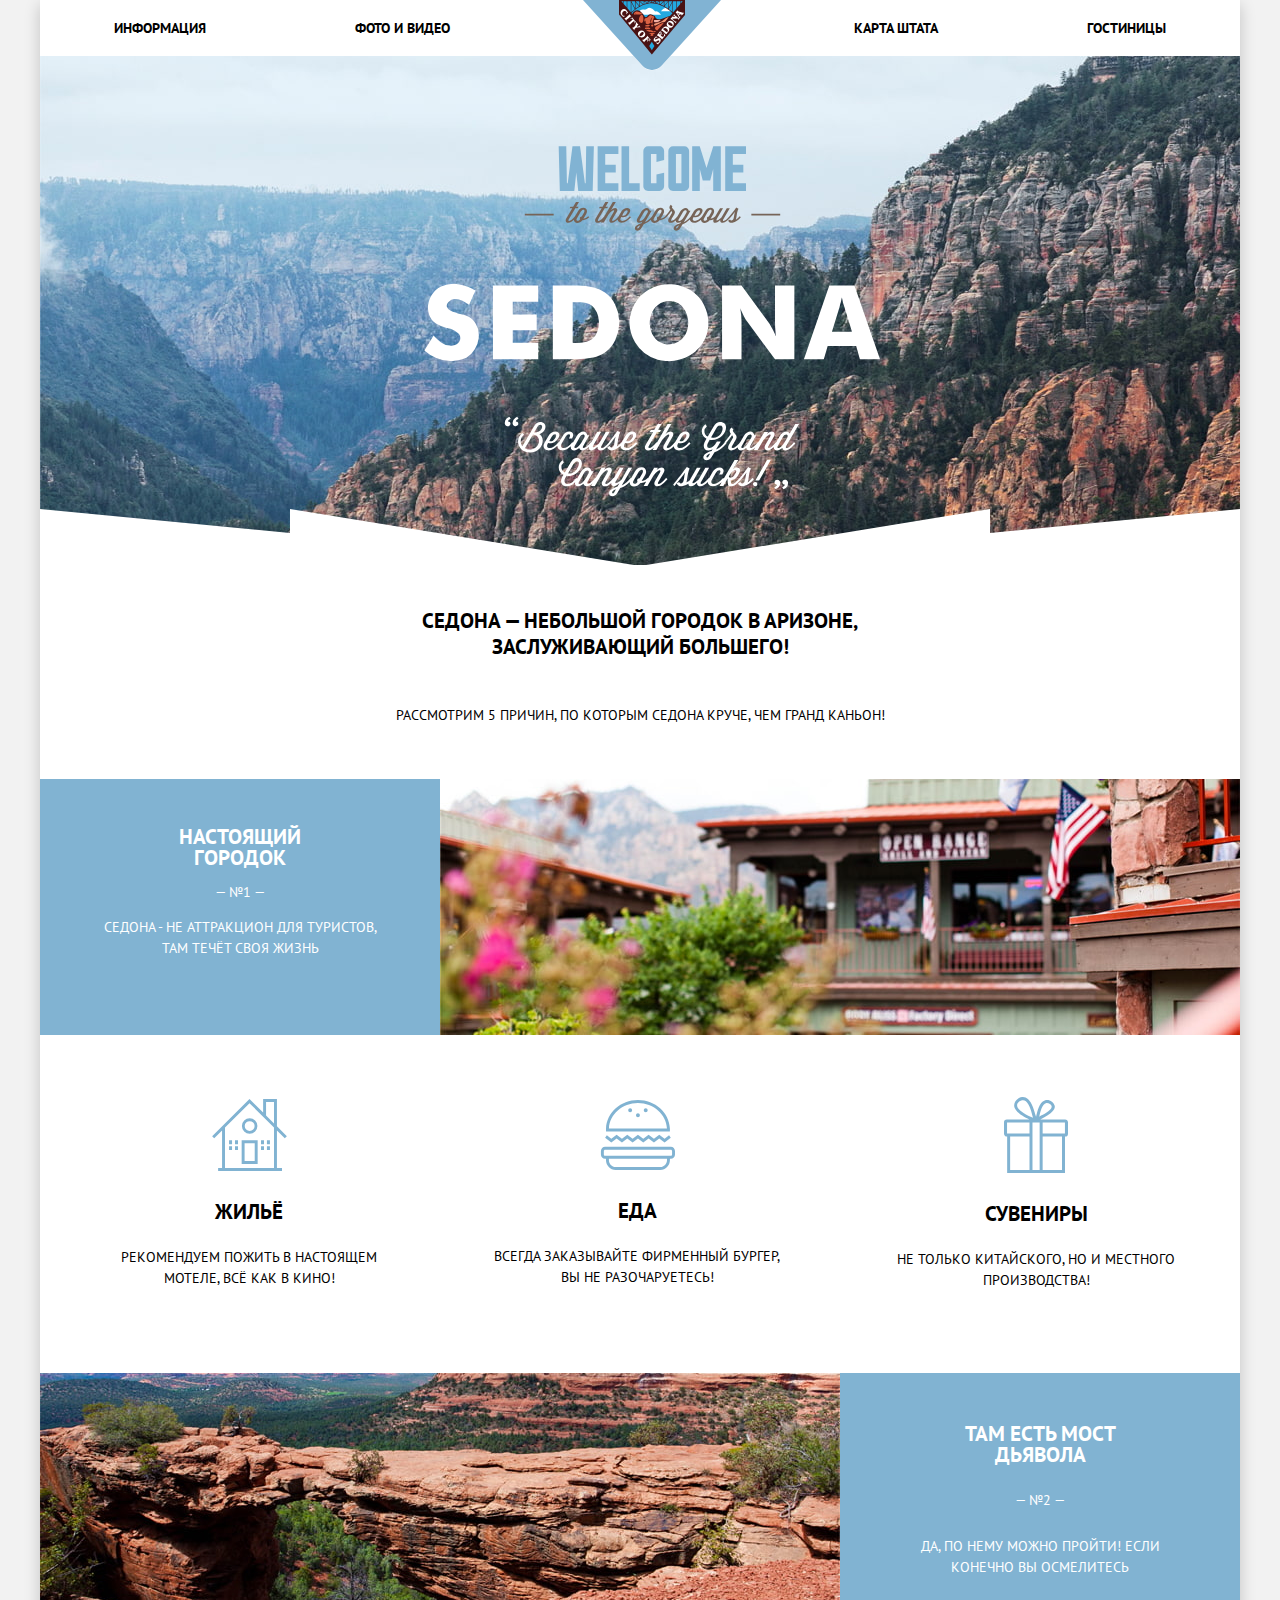
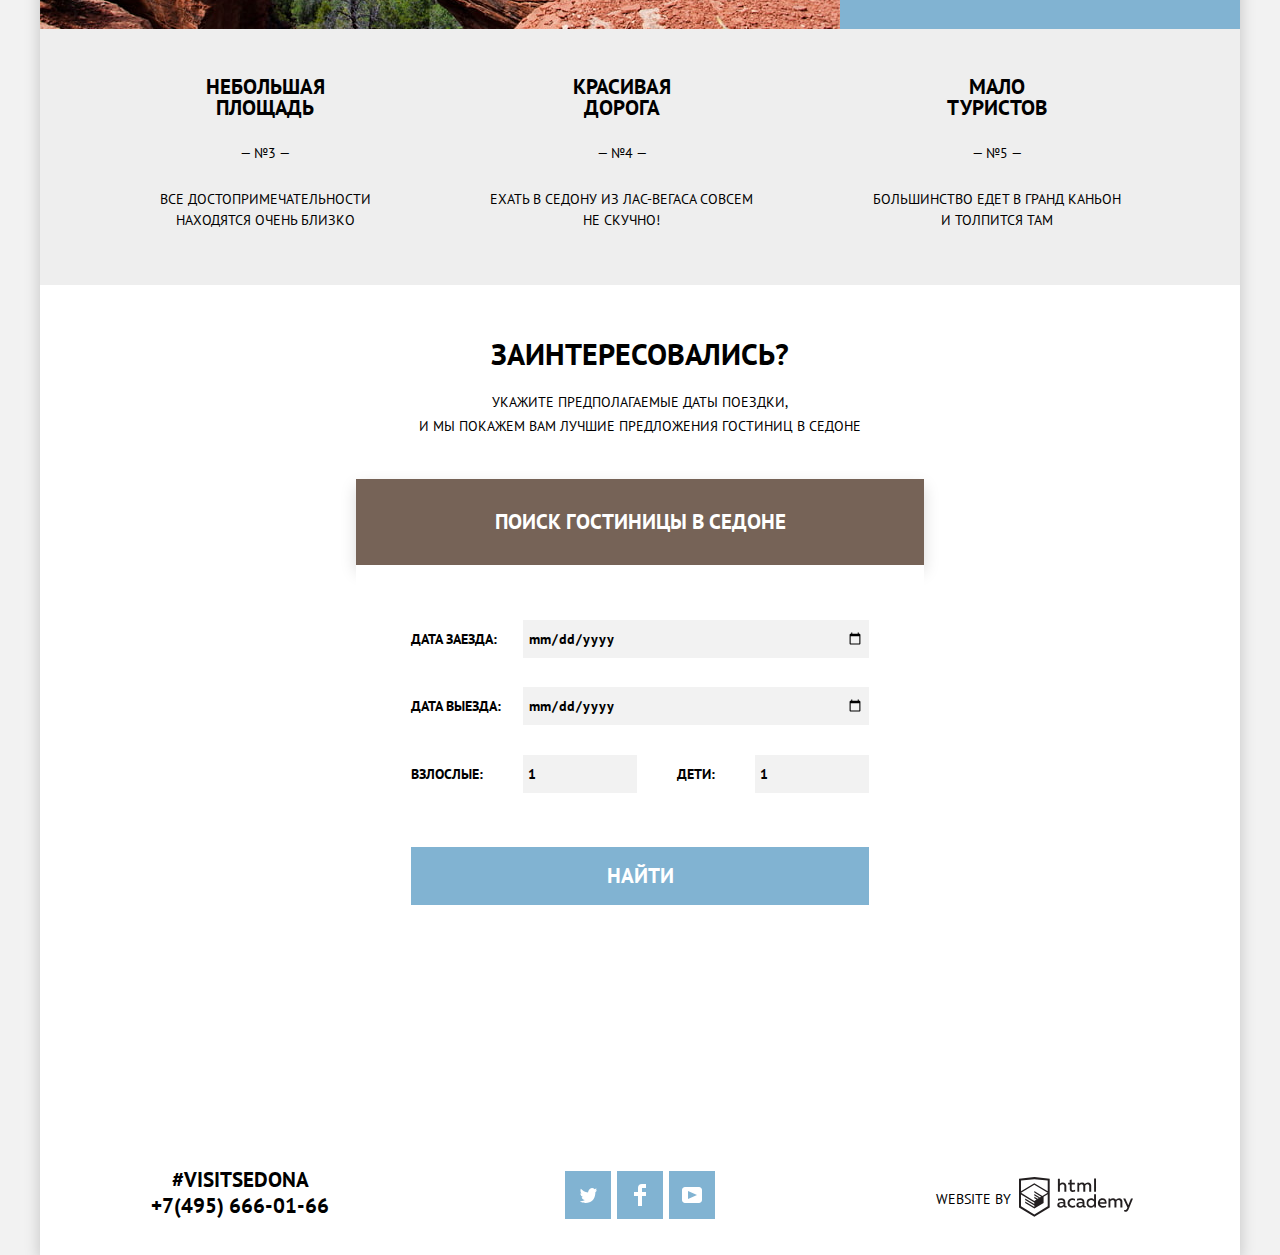
<file: index.html>
<!DOCTYPE html>
<html lang="ru">
<head>
    <title>Седона</title>
    <meta charset="UTF-8">
    <meta http-equiv="X-UA-Compatible" content="IE=edge">
    <meta name="viewport" content="width=device-width, initial-scale=1.0"> 
    <link rel="stylesheet" href="css/normalize.css">
    <link rel="stylesheet" href="css/style.css">
    <link rel="preconnect" href="https://fonts.googleapis.com">
    <link rel="preconnect" href="https://fonts.gstatic.com" crossorigin>
    <link href="https://fonts.googleapis.com/css2?family=PT+Sans:wght@400;700&display=swap" rel="stylesheet">
</head>
<body>
    <header class="main-header">
        <nav class="main-navigation">
            <ul class="navigation-list">
                    <li><a href="#">Информация</a></li>
                    <li><a href="#">Фото и видео</a></li>
                    <li><div class="logo-background"><a class="logo-link" href="index.html" aria-label="На главную страницу"><img src="img/logo.svg" alt="Логотип"></a></div></li>
                    <li><a href="#">Карта штата</a></li>
                    <li><a href="hotels.html">Гостиницы</a></li>
            </ul>
        </nav>
    </header>
    <main>
        <h1 class="visually-hidden">Седона</h1>
        <section class="hero-section">
            <img class="hero-image" width="1200" height="508" src="img/background_photo.jpg" alt="Каньон в Седоне">
            <img class="hero-welcome" width="456.65" height="350.88" src="img/welcome.svg" alt="Добро пожаловать в Седону">
            <div class="hero-decorative-shape"></div>
        </section>
        <section>
            <h2 class="visually-hidden">Преимущества Седоны</h2>
            <div class="subtitle">
                <p class="subtitle-head">Седона — небольшой городок в Аризоне,<br>заслуживающий большего!</p>
                <p class="subtitle-text">Рассмотрим 5 причин, по которым Седона круче, чем гранд каньон!</p>
            </div>
            <div class="city-wrapper">
                <div class="city-text-wrapper">
                    <h3 class="real-city">Настоящий<br>городок</h3>
                    <p class="city-number">— №1 —</p>
                    <p class="city-text">Седона - не аттракцион для туристов,<br>там течёт своя жизнь</p>
                </div>
                <div>
                    <img src="img/true_city.jpg" width="800" height="256" alt="Фото города">
                </div>
            </div>
            <div class="offers">
                <div class="accomodation offers-block">
                    <div class="house-pic"></div>
                    <h3>Жильё</h3>
                    <p>Рекомендуем пожить в настоящем<br>мотеле, всё как в кино!</p>
                </div>
                <div class="food offers-block">
                    <div class="food-pic"></div>
                    <h3>Еда</h3>
                    <p>Всегда заказывайте фирменный бургер,<br>вы не разочаруетесь!</p>
                </div>
                <div class="souvenir offers-block">
                    <div class="souvenir-pic"></div>
                    <h3>Сувениры</h3>
                    <p>Не только китайского, но и местного<br>производства!</p>
                </div>
            </div>
            <div class="bridge-wrapper">
                <img src="img/devil_bridge.jpg" width="800" height="256" alt="Мост дьявола">
                <div class="bridge-text-wrapper">
                    <h3>Там есть Мост<br>дьявола</h3>
                    <p>— №2 —</p>
                    <p>Да, по нему можно пройти! Если конечно вы осмелитесь</p>
                </div>
            </div>
            <div class="advantages-wrapper">
                <div class="advantages-item">
                    <h3>Небольшая<br>площадь</h3>
                    <p>— №3 —</p>
                    <p>все достопримечательности<br>находятся очень близко</p>
                </div>
                <div class="advantages-item">
                    <h3>Красивая<br>дорога</h3>
                    <p>— №4 —</p>
                    <p>Ехать в седону из лас-вегаса совсем<br>не скучно!</p>
                </div>
                <div class="advantages-item">
                    <h3>Мало<br>туристов</h3>
                    <p>— №5 —</p>
                    <p>Большинство едет в гранд каньон<br>и толпится там</p>
                </div>
            </div>
        </section>
        <section>
        <h2 class="visually-hidden">Поиск гостиницы в Седоне</h2>
        <div class="search-section-head">
            <h3>Заинтересовались?</h3> 
            <p>Укажите предполагаемые даты поездки,<br>и мы покажем вам лучшие предложения гостиниц в Cедоне</p>
        </div>
        <div class="search-block">
            <button type="button" class="hotel-search-button"><span>Поиск гостиницы в Седоне</span></button>
            <form action="https://echo.htmlacademy.ru/courses" method="post">
                <div class="search-form">
                    <div class="search-item-arrival">
                        <label for="arrival">Дата заезда:</label>
                        <input type="date" id="arrival" name="arrival_date" required>
                    </div>
                    <div class="search-item-departure">
                        <label for="departue">Дата выезда:</label>
                        <input type="date" id="departue" name="departue_date" required>
                    </div>
                    <div class="search-peaple">
                        <label class="search-label-adults" for="adults">Взлослые:</label>
                        <input class="search-input-adults" type="number" id="adults" name="amount_adults" value="1" min="0">
                        <label class="search-label-kids" for="kids">Дети:</label>
                        <input class="search-input-kids" type="number" id="kids" name="amount_kids" value="1" min="0">
                    </div>
                    <button class="button-submit" type="submit"><span>Найти</span></button>
                </div>
            </form>   
        </div>
        </section>
        <div class="map">
            <iframe class="map-img" src="https://www.google.com/maps/embed?pb=!1m14!1m12!1m3!1d42625.65759771499!2d-111.77865969111895!3d34.86500812086024!2m3!1f0!2f0!3f0!3m2!1i1024!2i768!4f13.1!5e1!3m2!1sru!2sru!4v1614518934309!5m2!1sru!2sru" width="1200" height="573" style="border:0;" allowfullscreen="" loading="lazy"></iframe>
        </div>
    </main>
    <footer class="main-footer">
        <section class="footer-contacts">
            <h2 class="visually-hidden">Наши контакты</h2>
            <a class="contacts-hashtag" href="#" >#visitSEDONA</a>
            <a class="contact-number" href="tel=+74956660166">+7(495) 666-01-66</a>
        </section>
        <section>
            <h2 class="visually-hidden">Социальные сети</h2>
            <ul class="footer-social-list">
                <li>
                    <a class="social-link"  href="#">
                        <span class="visually-hidden">Твиттер</span>
                        <svg xmlns="http://www.w3.org/2000/svg" width="17" height="17" fill="none">
                            <path fill="#fff" d="M10.95 1.14a3.1 3.1 0 0 1 3.58 1.18c.67-.23 1.33-.48 2-.7a2.34 2.34 0 0 1-.85 1.76c.69.17 1.3-.49 1.3-.49-.16 1-1 1.79-1.56 2.03C15.2 11.67 12.25 16.13 5.34 16H4.9c-.41 0-4.17-.46-4.9-1.89 2.27.2 3.9-.42 4.7-1.18-.97-.3-2.69-.47-2.99-2.95.35.11.57.23 1.2.12C1.7 9.25.36 8.53.44 6.33a1.9 1.9 0 0 0 1.34.47c-.7-.24-1.97-3.36-.9-4.95 1.82 1.85 3.74 3.6 7.16 3.77.2-2.29 1.13-3.83 2.9-4.48Z"/>
                        </svg>                          
                    </a>
                </li>
                <li>
                    <a class="social-link" href="#">
                        <span class="visually-hidden">Фейсбук</span>
                        <svg xmlns="http://www.w3.org/2000/svg" width="12" height="22" fill="none">
                            <path fill="#fff" d="M12 4V0H8a4 4 0 0 0-4 4v4H0v4h4v10h4V12h4V8H8V4h4Z"/>
                        </svg>
                    </a>
                </li>
                <li>
                    <a class="social-link" href="#">
                        <span class="visually-hidden">Ютуб</span>
                        <svg width="20" height="16" viewBox="0 0 20 16" fill="none" xmlns="http://www.w3.org/2000/svg">
                            <path fill-rule="evenodd" clip-rule="evenodd" d="M3 0H17C18.65 0 20 1.35 20 3V13C20 14.65 18.65 16 17 16H3C1.35 16 0 14.65 0 13V3C0 1.35 1.35 0 3 0ZM6.027 4.002V11.998L15.014 8L6.027 4.002Z" fill="white"/>
                        </svg>                        
                    </a>
                </li>
            </ul>
        </section>
        <div class="footer-copyright">
            <p>Website by</p>
            <a class="copyright-link" href="#">                
                <svg xmlns="http://www.w3.org/2000/svg" width="115" height="41" fill="none">
                <path fill="#231F20" fill-rule="evenodd" d="M15.52 1.06h-.17L0 2.72v28.77l15.35 9.35 15.35-9.35V2.72L15.52 1.06Zm61.5 1.56h-1.93v13.11h1.93V2.63Zm-36.16.01v5.14a3.98 3.98 0 0 1 2.85-1.23c.97-.06 1.92.3 2.62 1 .69.7 1.06 1.67 1.01 2.67v5.55h-1.97v-5.3c.05-.51-.1-1.03-.41-1.43a1.9 1.9 0 0 0-1.3-.72h-.3c-1.01.06-1.93.62-2.46 1.5v5.95h-2V2.63h1.96Zm36.16 28.85h-1.74v-1.42a4.06 4.06 0 0 1-3.37 1.66 4.7 4.7 0 0 1-4.33-4.74 4.7 4.7 0 0 1 4.33-4.73c1.21-.04 2.37.47 3.17 1.4v-5.33h1.94v13.16Zm-29.95-1.42c.2 0 .39-.04.58-.1v1.43c-.4.15-.82.23-1.25.22a1.76 1.76 0 0 1-1.76-1.08 5.04 5.04 0 0 1-3.31 1.17c-1.6 0-3.07-.9-3.07-2.75 0-2.3 2.1-3.01 3.91-3.01.77.01 1.54.1 2.29.27v-.33c0-1.07-.8-1.9-2.31-1.9-1.1 0-2.17.23-3.17.68v-1.83c1.09-.38 2.22-.58 3.37-.6 2.49 0 4.02 1.22 4.02 3.95v3.23a.6.6 0 0 0 .13.43c.1.12.23.2.39.2h.18v.02Zm-6.8-1.22c.03.39.2.75.5 1 .28.26.66.38 1.04.35h.12c.95 0 1.87-.39 2.54-1.08v-1.53c-.63-.14-1.27-.21-1.91-.23-1.05 0-2.28.36-2.28 1.49Zm15.75-5.9a5.18 5.18 0 0 0-2.7-.7h-.38c-1.2.05-2.35.58-3.18 1.48-.83.9-1.27 2.1-1.23 3.34v.44a4.48 4.48 0 0 0 4.72 4.23c1 .03 2-.18 2.91-.61v-1.85c-.78.45-1.67.69-2.56.7a2.88 2.88 0 0 1-2.66-1.43 3.02 3.02 0 0 1 0-3.07 2.88 2.88 0 0 1 2.66-1.43c.86 0 1.7.26 2.42.75v-1.85Zm10.13 7.12c.2 0 .4-.04.58-.1v1.43c-.4.15-.82.23-1.24.22a1.76 1.76 0 0 1-1.77-1.08 5.04 5.04 0 0 1-3.3 1.17c-1.6 0-3.08-.9-3.08-2.75 0-2.3 2.11-3.01 3.92-3.01.77.01 1.53.1 2.29.27v-.33c0-1.07-.8-1.9-2.32-1.9-1.09 0-2.16.23-3.16.68v-1.83c1.08-.38 2.22-.58 3.37-.6 2.49 0 4.02 1.22 4.02 3.95v3.23a.6.6 0 0 0 .12.43c.1.12.24.2.4.2h.17v.02Zm-6.3-.21c-.29-.26-.47-.62-.5-1.01h.03c0-1.13 1.16-1.49 2.28-1.49.64.02 1.28.1 1.9.23v1.53a3.54 3.54 0 0 1-2.54 1.08h-.11a1.4 1.4 0 0 1-1.05-.34Zm9.48-2.92c0-1.64 1.3-2.98 2.9-2.98l.03.06c1.21 0 2.31.73 2.8 1.86v2.16a3.02 3.02 0 0 1-2.82 1.88 2.95 2.95 0 0 1-2.91-2.98Zm14.02-4.68c3.5 0 4.7 2.89 4.13 5.49h-6.56c.22 1.62 1.76 2.28 3.37 2.28.96 0 1.91-.22 2.78-.64v1.73c-1 .43-2.08.64-3.16.61-2.67 0-5.01-1.53-5.01-4.77a4.57 4.57 0 0 1 1.14-3.27c.8-.89 1.9-1.41 3.08-1.46h.23v.03Zm-2.48 3.93a2.42 2.42 0 0 1 2.57-2.27h.05c.62-.06 1.23.17 1.67.62.44.45.67 1.08.62 1.71h-4.91v-.06Zm8.62 5.28V22.5h1.74v1.07a3.98 3.98 0 0 1 2.93-1.37 3 3 0 0 1 2.79 1.52 4.3 4.3 0 0 1 3.07-1.44 3.2 3.2 0 0 1 2.49 1.01c.64.69.97 1.63.88 2.58v5.61h-2v-5.55c.05-.46-.08-.91-.37-1.27a1.67 1.67 0 0 0-1.13-.62h-.27c-.87.05-1.67.5-2.19 1.2v6.24h-2v-5.55c.04-.46-.1-.92-.38-1.27-.29-.35-.7-.57-1.15-.61h-.21c-.94.08-1.8.6-2.33 1.4v6.07h-1.83l-.04-.06Zm24.49-8.99h-2l-2.66 6.8-3.01-6.78h-2.11l4.22 9.06-.18.45c-.52 1.36-1.24 2.05-2.19 2.05-.3 0-.6-.04-.9-.13v1.7c.39.1.78.14 1.17.15 1.33 0 2.58-.75 3.53-3.09l4.13-10.2ZM52.68 6.8V3.55l-1.95.46v2.72h-1.59V8.5h1.65V13c-.07.83.23 1.64.82 2.21.59.58 1.4.85 2.2.75.79 0 1.58-.12 2.33-.38v-1.73c-.57.24-1.17.36-1.78.36-1.14 0-1.67-.39-1.67-1.58v-4.1h3.16V6.78H52.7Zm5.7 8.96v-9h1.76v1.08a3.98 3.98 0 0 1 2.92-1.38A3 3 0 0 1 65.8 7.9a4.3 4.3 0 0 1 3.07-1.44 3.2 3.2 0 0 1 2.5 1.05c.63.7.94 1.66.84 2.62v5.62h-2V10.2c.04-.46-.1-.91-.37-1.27a1.67 1.67 0 0 0-1.14-.62h-.24c-.86.05-1.66.5-2.18 1.2v6.24h-2V10.2c.04-.46-.1-.91-.37-1.27a1.67 1.67 0 0 0-1.13-.62h-.25c-.94.08-1.8.6-2.33 1.39v6.07H58.4ZM28.7 30.3v.02-.02Zm0-11.98V30.3l-13.35 8.13L2 30.32v-11.8L15.3 26.6v1.42l-9.1-5.5v1.41l9.15 5.62v1.5L6.19 25.5v1.45l9.16 5.62 9.23-5.65v-6.1l4.12-2.5Zm0-1.54-3.66 2.16-1.7 1.07-8.03-4.93v1.42l6.85 4.23-.15.1-1.06.58-5.66-3.46v1.45l4.47 2.72-1.05.72-3.38-2.05v1.41l2.22 1.34-2.25 1.36L2.1 16.86l13.2-8.13 13.4 8.05ZM15.3 7.28l13.42 8.07V4.56L15.36 3.13 2.02 4.56v10.8l13.27-8.09Z" clip-rule="evenodd"/>
                </svg>
            </a>
    </div>
    </footer>
</body>
</html>
</file>
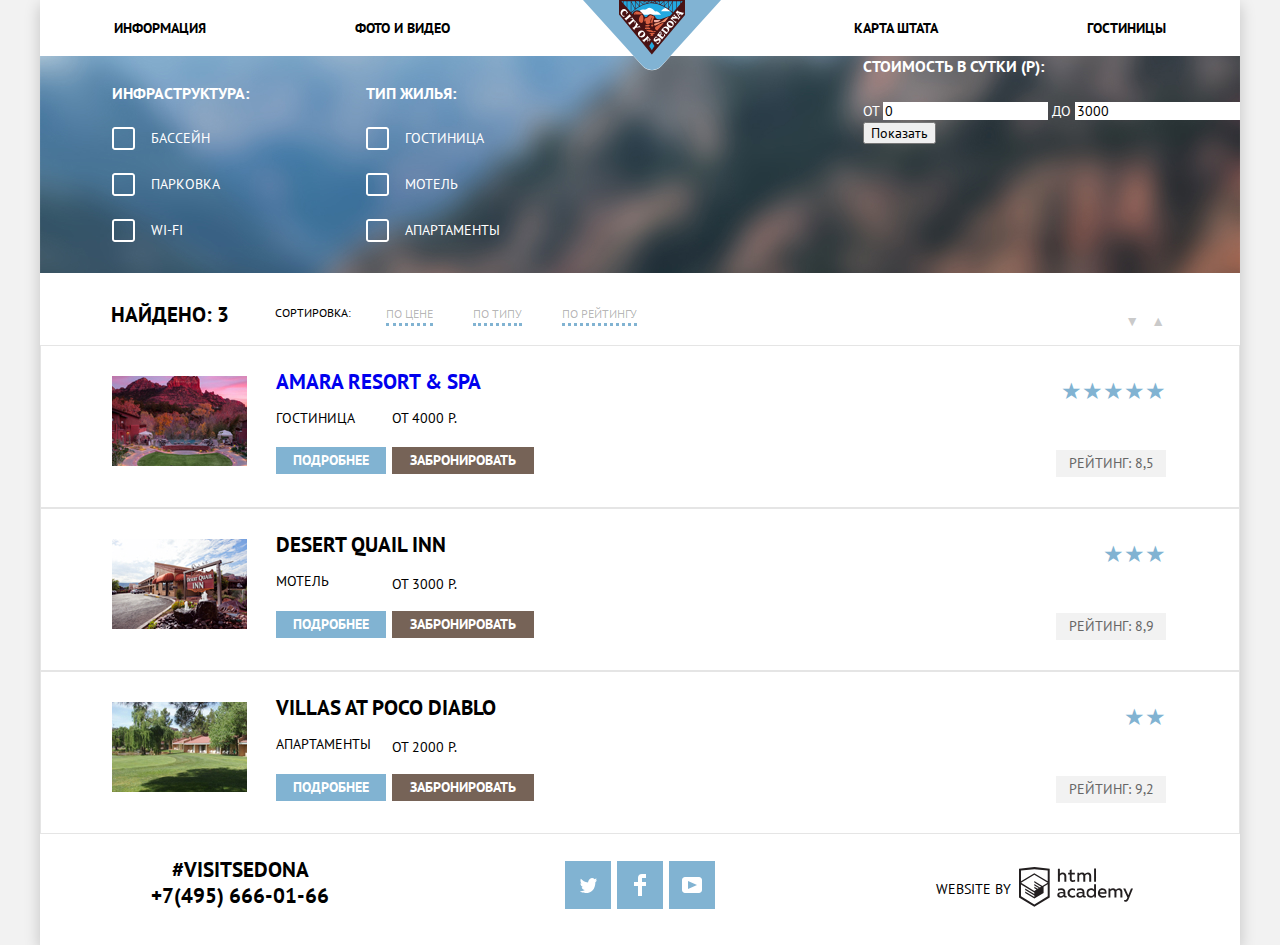
<file: hotels.html>
<!DOCTYPE html>
<html lang="ru">
<head>
    <meta charset="UTF-8">
    <meta http-equiv="X-UA-Compatible" content="IE=edge">
    <meta name="viewport" content="width=device-width, initial-scale=1.0">
    <link rel="stylesheet" href="css/normalize.css">
    <link rel="stylesheet" href="css/style.css">
    <link rel="preconnect" href="https://fonts.googleapis.com">
    <link rel="preconnect" href="https://fonts.gstatic.com" crossorigin>
    <link href="https://fonts.googleapis.com/css2?family=PT+Sans:wght@400;700&display=swap" rel="stylesheet">
    <title>Отели Седоны</title>
</head>
<body>
    <header class="main-header">
        <nav class="main-navigation">
            <ul class="navigation-list">
                    <li><a href="#">Информация</a></li>
                    <li><a href="#">Фото и видео</a></li>
                    <li><div class="logo-background"><a class="logo-link" href="index.html" aria-label="На главную страницу"><img src="img/logo.svg" alt="Логотип"></a></div></li>
                    <li><a href="#">Карта штата</a></li>
                    <li><a href="hotels.html">Гостиницы</a></li>
            </ul>
        </nav>
    </header>
    <main class="catalog-block">
        <h1 class="visually-hidden">Каталог гостиниц</h1>
        <section class="filter-section">
            <h2 class="visually-hidden">Фильтр по гостиницам</h2>
            <form class="filter-form" action="https://echo.htmlacademy.ru/courses" method="get">
                <div class="infrastructure-block">
                    <fieldset>
                        <legend>Инфраструктура:</legend>
                        <ul>
                            <li>
                                <input class="filter-input-checkbox visually-hidden" type="checkbox" name="pool" id="filter-pool">
                                <label for="filter-pool">Бассейн</label>
                            </li>
                            <li>
                                <input class="filter-input-checkbox visually-hidden" type="checkbox" name="parking" id="filter-parking">
                                <label for="filter-parking">Парковка</label>
                            </li>
                            <li>
                                <input class="filter-input-checkbox visually-hidden" type="checkbox" name="wifi" id="filter-wifi">
                                <label for="filter-wifi">WI-FI</label>
                            </li>
                        </ul>
                    </fieldset>
                </div>
                <div class="housing-block">
                    <fieldset>
                        <legend>Тип жилья:</legend>
                        <ul>
                            <li>
                                <input class="filter-input-checkbox visually-hidden" type="checkbox" name="hotel" id="filter-hotel">
                                <label for="filter-hotel">Гостиница</label>
                            </li>
                            <li>
                                <input class="filter-input-checkbox visually-hidden" type="checkbox" name="motel" id="filter-motel">
                                <label for="filter-motel">Мотель</label>
                            </li>
                            <li>
                                <input class="filter-input-checkbox visually-hidden" type="checkbox" name="apartments" id="filter-apartments">
                                <label for="filter-apartments">Апартаменты</label>
                            </li>
                        </ul>
                    </fieldset>
                </div>
                <div class="price-range-block">
                    <fieldset>
                        <legend>Стоимость в сутки (Р):</legend>
                        <div class="range-filter">
                            <div class="price-controls">
                                <label>
                                    от
                                    <input type="number" name="min-price" value="0" step="100">
                                </label>
                                <label>
                                    до
                                    <input type="number" name="max-price" value="3000" step="100 ">
                                </label>
                            </div>
                            <div class="range-contorls">
                                <div class="scale">
                                    <div class="bar"></div>
                                </div>
                                <div class="toggle toggle-max"></div>
                                <div class="toggle toggle-min"></div>
                            </div>
                        </div>
                        <button type="submit">Показать</button>
                    </fieldset>
                </div>
            </form>
        </section>
        <section class="sorting-section">
            <h2 class="visually-hidden">Сортировка гостиниц</h2>
            <h2>Найдено: 3</h2>
            <P>Сортировка:</P>
            <button class="sorting-option-button">По цене</button>
            <button class="sorting-option-button">По типу</button>
            <button class="sorting-option-button">По рейтингу</button>
            <button class="sorting-switch-down"><span>&#9660</span></button>
            <button class="sorting-switch-up"><span>&#9650</span></button>
        </section>
        <section>
            <h2 class="visually-hidden">Список гостиниц</h2>
            <ul class="hotel-list">
                <li class="item-block">
                    <a class="image-link" href="#">
                        <img src="img/amara-resort.jpg" width="135" height="90" alt="Amara Resort & Spa">
                    </a>
                    <div class="hotel-middle-wrapper">
                        <a href="#">
                            <h3 class="hotel-title">Amara Resort & Spa</h3>
                        </a>
                        <p class="hotel-type">Гостиница</p>
                        <p class="hotel-price">От 4000 р.</p>
                        <button class="info-button">Подробнее</button>
                        <button class="book-button">Забронировать</button>
                    </div>
                    <div class="rating-block">
                         <p class="stars-row"><span>&#9733;</span><span>&#9733;</span><span>&#9733;</span><span>&#9733;</span><span>&#9733;</span></p>
                         <p class="rating">Рейтинг: 8,5</p>
                    </div>
                </li>
                <li class="item-block">
                    <a class="image-link" href="#">
                        <img src="img/desrt-quail.jpg" width="135" height="90" alt="Desert Quail Inn">
                    </a>
                    <div class="hotel-middle-wrapper">
                        <a href="">
                            <h3 class="hotel-title">Desert Quail Inn</h3>
                        </a>
                        <p class="hotel-type">Мотель</p>
                        <p>От 3000 р.</p>
                        <button class="info-button">Подробнее</button>
                        <button class="book-button">Забронировать</button>
                    </div>
                    <div class="rating-block">
                        <p class="stars-row"><span>&#9733;</span><span>&#9733;</span><span>&#9733;</span></p>
                        <p class="rating">Рейтинг: 8,9</p>
                    </div>
                </li>
                <li class="item-block">
                    <a class="image-link" href="#">
                        <img src="img/villas-at-poco.jpg" width="135" height="90" alt="Villas at Poco Diablo">
                    </a>
                    <div class="hotel-middle-wrapper">
                        <a href="">
                            <h3 class="hotel-title">Villas at Poco Diablo</h3>
                        </a>
                        <p class="hotel-type">Апартаменты</p>
                        <p>От 2000 р.</p>
                        <button class="info-button">Подробнее</button>
                        <button class="book-button">Забронировать</button>
                    </div>
                    <div class="rating-block">
                        <p class="stars-row"><span>&#9733;</span><span>&#9733;</span></p>
                        <p class="rating">Рейтинг: 9,2</p>
                    </div>
                </li>
            </ul>
        </section>
    </main>
    <footer>
        <footer class="main-footer">
            <section class="footer-contacts">
                <h2 class="visually-hidden">Наши контакты</h2>
                <a class="contacts-hashtag" href="#" >#visitSEDONA</a>
                <a class="contact-number" href="tel=+74956660166">+7(495) 666-01-66</a>
            </section>
            <section>
                <h2 class="visually-hidden">Социальные сети</h2>
                <ul class="footer-social-list">
                    <li>
                        <a class="social-link"  href="#">
                            <span class="visually-hidden">Твиттер</span>
                            <svg xmlns="http://www.w3.org/2000/svg" width="17" height="17" fill="none">
                                <path fill="#fff" d="M10.95 1.14a3.1 3.1 0 0 1 3.58 1.18c.67-.23 1.33-.48 2-.7a2.34 2.34 0 0 1-.85 1.76c.69.17 1.3-.49 1.3-.49-.16 1-1 1.79-1.56 2.03C15.2 11.67 12.25 16.13 5.34 16H4.9c-.41 0-4.17-.46-4.9-1.89 2.27.2 3.9-.42 4.7-1.18-.97-.3-2.69-.47-2.99-2.95.35.11.57.23 1.2.12C1.7 9.25.36 8.53.44 6.33a1.9 1.9 0 0 0 1.34.47c-.7-.24-1.97-3.36-.9-4.95 1.82 1.85 3.74 3.6 7.16 3.77.2-2.29 1.13-3.83 2.9-4.48Z"/>
                            </svg>                          
                        </a>
                    </li>
                    <li>
                        <a class="social-link" href="#">
                            <span class="visually-hidden">Фейсбук</span>
                            <svg xmlns="http://www.w3.org/2000/svg" width="12" height="22" fill="none">
                                <path fill="#fff" d="M12 4V0H8a4 4 0 0 0-4 4v4H0v4h4v10h4V12h4V8H8V4h4Z"/>
                            </svg>
                        </a>
                    </li>
                    <li>
                        <a class="social-link" href="#">
                            <span class="visually-hidden">Ютуб</span>
                            <svg width="20" height="16" viewBox="0 0 20 16" fill="none" xmlns="http://www.w3.org/2000/svg">
                                <path fill-rule="evenodd" clip-rule="evenodd" d="M3 0H17C18.65 0 20 1.35 20 3V13C20 14.65 18.65 16 17 16H3C1.35 16 0 14.65 0 13V3C0 1.35 1.35 0 3 0ZM6.027 4.002V11.998L15.014 8L6.027 4.002Z" fill="white"/>
                            </svg>                        
                        </a>
                    </li>
                </ul>
            </section>
            <div class="footer-copyright">
                <p>Website by</p>
                <a class="copyright-link" href="#">                
                    <svg xmlns="http://www.w3.org/2000/svg" width="115" height="41" fill="none">
                    <path fill="#231F20" fill-rule="evenodd" d="M15.52 1.06h-.17L0 2.72v28.77l15.35 9.35 15.35-9.35V2.72L15.52 1.06Zm61.5 1.56h-1.93v13.11h1.93V2.63Zm-36.16.01v5.14a3.98 3.98 0 0 1 2.85-1.23c.97-.06 1.92.3 2.62 1 .69.7 1.06 1.67 1.01 2.67v5.55h-1.97v-5.3c.05-.51-.1-1.03-.41-1.43a1.9 1.9 0 0 0-1.3-.72h-.3c-1.01.06-1.93.62-2.46 1.5v5.95h-2V2.63h1.96Zm36.16 28.85h-1.74v-1.42a4.06 4.06 0 0 1-3.37 1.66 4.7 4.7 0 0 1-4.33-4.74 4.7 4.7 0 0 1 4.33-4.73c1.21-.04 2.37.47 3.17 1.4v-5.33h1.94v13.16Zm-29.95-1.42c.2 0 .39-.04.58-.1v1.43c-.4.15-.82.23-1.25.22a1.76 1.76 0 0 1-1.76-1.08 5.04 5.04 0 0 1-3.31 1.17c-1.6 0-3.07-.9-3.07-2.75 0-2.3 2.1-3.01 3.91-3.01.77.01 1.54.1 2.29.27v-.33c0-1.07-.8-1.9-2.31-1.9-1.1 0-2.17.23-3.17.68v-1.83c1.09-.38 2.22-.58 3.37-.6 2.49 0 4.02 1.22 4.02 3.95v3.23a.6.6 0 0 0 .13.43c.1.12.23.2.39.2h.18v.02Zm-6.8-1.22c.03.39.2.75.5 1 .28.26.66.38 1.04.35h.12c.95 0 1.87-.39 2.54-1.08v-1.53c-.63-.14-1.27-.21-1.91-.23-1.05 0-2.28.36-2.28 1.49Zm15.75-5.9a5.18 5.18 0 0 0-2.7-.7h-.38c-1.2.05-2.35.58-3.18 1.48-.83.9-1.27 2.1-1.23 3.34v.44a4.48 4.48 0 0 0 4.72 4.23c1 .03 2-.18 2.91-.61v-1.85c-.78.45-1.67.69-2.56.7a2.88 2.88 0 0 1-2.66-1.43 3.02 3.02 0 0 1 0-3.07 2.88 2.88 0 0 1 2.66-1.43c.86 0 1.7.26 2.42.75v-1.85Zm10.13 7.12c.2 0 .4-.04.58-.1v1.43c-.4.15-.82.23-1.24.22a1.76 1.76 0 0 1-1.77-1.08 5.04 5.04 0 0 1-3.3 1.17c-1.6 0-3.08-.9-3.08-2.75 0-2.3 2.11-3.01 3.92-3.01.77.01 1.53.1 2.29.27v-.33c0-1.07-.8-1.9-2.32-1.9-1.09 0-2.16.23-3.16.68v-1.83c1.08-.38 2.22-.58 3.37-.6 2.49 0 4.02 1.22 4.02 3.95v3.23a.6.6 0 0 0 .12.43c.1.12.24.2.4.2h.17v.02Zm-6.3-.21c-.29-.26-.47-.62-.5-1.01h.03c0-1.13 1.16-1.49 2.28-1.49.64.02 1.28.1 1.9.23v1.53a3.54 3.54 0 0 1-2.54 1.08h-.11a1.4 1.4 0 0 1-1.05-.34Zm9.48-2.92c0-1.64 1.3-2.98 2.9-2.98l.03.06c1.21 0 2.31.73 2.8 1.86v2.16a3.02 3.02 0 0 1-2.82 1.88 2.95 2.95 0 0 1-2.91-2.98Zm14.02-4.68c3.5 0 4.7 2.89 4.13 5.49h-6.56c.22 1.62 1.76 2.28 3.37 2.28.96 0 1.91-.22 2.78-.64v1.73c-1 .43-2.08.64-3.16.61-2.67 0-5.01-1.53-5.01-4.77a4.57 4.57 0 0 1 1.14-3.27c.8-.89 1.9-1.41 3.08-1.46h.23v.03Zm-2.48 3.93a2.42 2.42 0 0 1 2.57-2.27h.05c.62-.06 1.23.17 1.67.62.44.45.67 1.08.62 1.71h-4.91v-.06Zm8.62 5.28V22.5h1.74v1.07a3.98 3.98 0 0 1 2.93-1.37 3 3 0 0 1 2.79 1.52 4.3 4.3 0 0 1 3.07-1.44 3.2 3.2 0 0 1 2.49 1.01c.64.69.97 1.63.88 2.58v5.61h-2v-5.55c.05-.46-.08-.91-.37-1.27a1.67 1.67 0 0 0-1.13-.62h-.27c-.87.05-1.67.5-2.19 1.2v6.24h-2v-5.55c.04-.46-.1-.92-.38-1.27-.29-.35-.7-.57-1.15-.61h-.21c-.94.08-1.8.6-2.33 1.4v6.07h-1.83l-.04-.06Zm24.49-8.99h-2l-2.66 6.8-3.01-6.78h-2.11l4.22 9.06-.18.45c-.52 1.36-1.24 2.05-2.19 2.05-.3 0-.6-.04-.9-.13v1.7c.39.1.78.14 1.17.15 1.33 0 2.58-.75 3.53-3.09l4.13-10.2ZM52.68 6.8V3.55l-1.95.46v2.72h-1.59V8.5h1.65V13c-.07.83.23 1.64.82 2.21.59.58 1.4.85 2.2.75.79 0 1.58-.12 2.33-.38v-1.73c-.57.24-1.17.36-1.78.36-1.14 0-1.67-.39-1.67-1.58v-4.1h3.16V6.78H52.7Zm5.7 8.96v-9h1.76v1.08a3.98 3.98 0 0 1 2.92-1.38A3 3 0 0 1 65.8 7.9a4.3 4.3 0 0 1 3.07-1.44 3.2 3.2 0 0 1 2.5 1.05c.63.7.94 1.66.84 2.62v5.62h-2V10.2c.04-.46-.1-.91-.37-1.27a1.67 1.67 0 0 0-1.14-.62h-.24c-.86.05-1.66.5-2.18 1.2v6.24h-2V10.2c.04-.46-.1-.91-.37-1.27a1.67 1.67 0 0 0-1.13-.62h-.25c-.94.08-1.8.6-2.33 1.39v6.07H58.4ZM28.7 30.3v.02-.02Zm0-11.98V30.3l-13.35 8.13L2 30.32v-11.8L15.3 26.6v1.42l-9.1-5.5v1.41l9.15 5.62v1.5L6.19 25.5v1.45l9.16 5.62 9.23-5.65v-6.1l4.12-2.5Zm0-1.54-3.66 2.16-1.7 1.07-8.03-4.93v1.42l6.85 4.23-.15.1-1.06.58-5.66-3.46v1.45l4.47 2.72-1.05.72-3.38-2.05v1.41l2.22 1.34-2.25 1.36L2.1 16.86l13.2-8.13 13.4 8.05ZM15.3 7.28l13.42 8.07V4.56L15.36 3.13 2.02 4.56v10.8l13.27-8.09Z" clip-rule="evenodd"/>
                    </svg>
                </a>
        </div>
        </footer>    
    </footer>
</body>
</html>
</file>
<file: css/style.css>
*, *::after, *::before {
    box-sizing: border-box;
}

:root {
    --basic-white: #FFFFFF;
    --basic-black: #000000;
    --bacic-blue: #81B3D2;
    --basic-brown: #766357;
}

html {
    height: 100%;
    background-color: #F2F2F2;
}

body {
    display: grid;
    grid-template-rows: min-content 1fr min-content;
    align-content: start;
    width: 1200px;
    min-height: 100%;
    margin: 0 auto;
    padding: 0;
    font-family: 'PT Sans', sans-serif;
    font-size: 14px;
    line-height: 21px;
    font-weight: 400;
    color: var(--basic-black);
    text-transform: uppercase;
    background-color: var(--basic-white);
    box-shadow: 0px 5px 15px rgba(0, 1, 1, 0.2);
}

a {
    text-decoration: none;
}

img {
    max-width: 100%;
    height: auto;
}

.visually-hidden {
  clip: rect(0 0 0 0);
  clip-path: inset(50%);
  height: 1px;
  overflow: hidden;
  position: absolute;
  white-space: nowrap;
  width: 1px;
}

/* Main navigation */

.main-navigation {
    font-size: 14px;
    line-height: 26px;
    font-weight: bold;
    color: var(--basic-black);
    background-color: var(--basic-white);
}

.navigation-list {
    list-style: none;
    padding: 0;
    margin: 0;
    display: flex;
    justify-content: space-around;
    align-content: end;
    padding: 0;
    margin: 0;
    min-height: 70px;
    flex-wrap: wrap;
}

.navigation-list li {
    height: 70px;
}

.main-navigation a {
    color: var(--basic-black);
    display: block;
    padding: 15px;
}


li .logo-link {
    padding: 0;
    position: relative;
    z-index: 1;
}

.logo-background {
    position: relative;
    background: url(../img/logo-background.svg);
    background-repeat: no-repeat;
    z-index: 1;
}

.main-navigation a:hover {
    color: var(--bacic-blue)
}

.main-navigation a:active {
    color: var(--basic-black);
    opacity: 30%;
}

/* Hero */

.hero-section{
    position: relative;
}

.hero-image {
    position: relative;
    transform: translateY(-14px);
    z-index: 0;
}

.hero-welcome {
    position: absolute;
    z-index: 1;
    left: 384px;
    top: 76px;
    margin: 0;
    padding: 0;
}

.hero-decorative-shape {
    position: absolute;
    bottom: 19px;
    z-index: 2;
    width: 1200px;
    height: 57px;
    background: no-repeat url(../img/Shape.svg);
}

/* Content */

.subtitle {
    text-align: center;
}

.subtitle-head {
    margin-top: 23px;
    margin-bottom: 42px;
    font-size: 21px;
    line-height: 26px;
    font-weight: 700;
}

.subtitle-text {
    margin-top: 0;
    margin-bottom: 51px;
    font-size: 14px;
    line-height: 26px;
    font-weight: 400;
}

.city-wrapper {
    display: flex;
    flex-direction: row;
    margin-bottom: 55px;
}

.city-text-wrapper {
    width: 400px;
    height: 256px;
    padding-top: 47px;
    background-color: var(--bacic-blue);
}

.real-city {
    margin: 0;
    text-align: center;
    font-size: 21px;
    line-height: 21px;
    font-weight: 700;
    color: var(--basic-white);
}

.city-number {
    text-align: center;
    font-size: 14px;
    line-height: 21px;
    font-weight: 400;
    color: var(--basic-white);
}

.city-text {
    text-align: center;
    font-size: 14px;
    line-height: 21px;
    font-weight: 400;
    color: var(--basic-white);
}

/* Offers */

.offers {
    display: flex;
    align-items: center;
    margin-bottom: 82px;
}

.offers-block {
    display: flex;
    flex-direction: column;
    align-items: center;
    text-align: center;
}

.accomodation {
    margin-left: 81px;
}

.food {
    margin: 0 auto;
}

.souvenir {
    margin-right: 65px;
}

.house-pic {
    width: 75px;
    height: 72px;
    background-image: url(../img/icon_home.svg);
    background-repeat: no-repeat;
    background-position: center;
}

.food-pic {
    width: 75px;
    height: 70px;
    background-image: url(../img/icon_food.svg);
    background-repeat: no-repeat;
    background-position: center;
}

.souvenir-pic {
    width: 64px;
    height: 77px;
    background-image: url(../img/icon_souvenir.svg);
    background-repeat: no-repeat;
    background-position: center;
}

.offers h3 {
    margin-top: 30px;
    margin-bottom: 25px;
    font-size: 21px;
    line-height: 21px;
    font-weight: 700;
}

.offers p {
    margin: 0;
    font-size: 14px;
    line-height: 21px;
    font-weight: 400;
}

.bridge-text-wrapper {
    display: block;
    width: 400px;
    height: 256px;
    padding: 50px;
    background-color: var(--bacic-blue);   
    color: var(--basic-white);
    text-align: center;
}

.bridge-wrapper {
    display: flex;
    flex-direction: row;
}

.bridge-text-wrapper h3 {
    margin: 0;
    font-size: 21px;
    line-height: 21px;
    font-weight: 700;
}

.bridge-wrapper p {
    margin: 0;
    margin-top: 25px;
    font-size: 14px;
    line-height: 21px;
    font-weight: 400;
}

.advantages-wrapper {
    display:flex;
    justify-content: space-evenly;
    align-items: center;
    padding-top: 47px;
    padding-bottom: 54px;
    background-color: #EEEEEE;
}

.advantages-wrapper h3 {
    margin: 0;
    font-weight: 700;
    font-size: 21px;
    line-height: 21px;
}

.advantages-wrapper p {
    margin-bottom: 0;
    margin-top: 25px;
    font-weight: 400;
    font-size: 14px;
    line-height: 21px;
}

.advantages-item {
    display: flex;
    flex-direction: column;
    align-items: center;
    text-align: center;
}

/* Search */

input {
    border: none;
}

.search-section-head h3 {
    font-weight: 700;
    font-size: 30px;
    line-height: 24px;
    margin-top: 57px;
    margin-bottom: 24px;
    text-align: center;
}

.search-section-head p {
    font-weight: 400;
    font-size: 14px;
    line-height: 24px;
    margin-bottom: 41px;
    text-align: center;
}

.hotel-search-button {
    margin: 0 auto;
    display: block;
    background-color: var(--basic-brown);
    color: var(--basic-white);
    width: 568px;
    height: 86px;
    font-weight: 700;
    font-size: 21px;
    line-height: 26px;
    text-transform: uppercase;
    outline: none;
    border: none;
}

.hotel-search-button:hover {
    background-color: #604E43;
}

.hotel-search-button:active {
    background-color: #503E33;
}

.hotel-search-button:active span {
    opacity: 0.3;
}

.search-block {
    margin: 0 auto;
    display: block;
    width: 568px;
    position: relative;
    z-index: 1;
    box-shadow: 0px 7px 15px rgba(0, 1, 1, 0.15);
}

.search-form {
    padding: 55px;
    background-color: #FFFFFF;
    position: absolute;
}

.search-item-arrival {
    display: flex;
    align-items: center;
    justify-content: space-between;
    margin-bottom: 29px;
}

.search-item-arrival label {
    font-weight: 700;
    font-size: 14px;
    line-height: 26px;
}

.search-item-arrival input {
    width: 346px;
    height: 38px;
    background-color: #F2F2F2;
    font-weight: 700;
    font-size: 14px;
    line-height: 26px;
    padding: 5px;
}

.search-item-departure {
    display: flex;
    align-items: center;
    justify-content: space-between;
    margin-bottom: 30px;
}


.search-item-departure label {
    font-weight: 700;
    font-size: 14px;
    line-height: 26px;
}

.search-item-departure input {
    width: 346px;
    height: 38px;
    background-color: #F2F2F2;
    font-weight: 700;
    font-size: 14px;
    line-height: 26px;
    padding: 5px;
}

.search-peaple {
    display: flex;
    align-items: center;
    justify-content: space-between;
    margin-bottom: 54px;
}

.search-label-adults {
    font-weight: 700;
    font-size: 14px;
    line-height: 26px;
}

.search-input-adults {
    background-color: #F2F2F2;
    width: 114px;
    height: 38px;
    font-weight: 700;
    font-size: 14px;
    line-height: 26px;
    padding: 5px;
}

.search-label-kids {
    font-weight: 700;
    font-size: 14px;
    line-height: 26px;
}

.search-input-kids {
    background-color: #F2F2F2;
    width: 114px;
    height: 38px;
    font-weight: 700;
    font-size: 14px;
    line-height: 26px;
    padding: 5px;
}

.button-submit {
    width: 458px;
    height: 58px;
    background-color: var(--bacic-blue);
    border: none;
    font-weight: 700;
    font-size: 21px;
    line-height: 26px;
    text-transform: uppercase;
    color: #FFFFFF ;
}

.button-submit:hover {
    background-color: #669EC0;
}

.button-submit:active {
    background-color: #5496BD;
}

.button-submit:active span {
    opacity: 0.3;
}

/* Footer */

.main-footer{ 
    position: relative;
    z-index: 1;
}

a:visited {
    color: inherit;
}

.footer-contacts {
    display: flex;
    flex-direction: column;
    align-content: center;
    align-items: center;
    padding-top: 23px;
    padding-bottom: 36px;
}

.contacts-hashtag {
    font-weight: 700;
    font-size: 21px;
    line-height: 26px;
    color: #000000;
}

.contacts-hashtag:hover {
    color: var(--bacic-blue);
}

.contacts-hashtag:active {
    color: #A9A9A9;
}

.contact-number {
    font-weight: 700;
    font-size: 21px;
    line-height: 26px;
    color: #000000;
}

.contact-number:hover {
    color: var(--bacic-blue)
}

.contact-number:active {
    color: #A9A9A9;
}


.footer-social-list {
    display: flex;
    list-style-type: none;
    align-items: end;
    justify-content: center;
    padding: 0;
    margin: 0;
    height: 100%;
    padding-bottom: 36px;
}

.main-footer {
    display: grid;
    grid-template-columns: 1fr 1fr 1fr;
}

.social-link {
    display: flex;
    align-items: center;
    justify-content: center;
    background-color: var(--bacic-blue);
    width: 46px;
    height: 48px;
    margin: 0 3px;
}

.social-link:hover {
    background-color: #669EC0;
}

.social-link:active {
    background-color: #5496BD;
}

.social-link:active svg {
    opacity: 30%;
}

  .footer-copyright {
    display: flex;
    align-items: center;
    justify-content: center;
  }

  .footer-copyright p {
    margin-right: 8px;
  }

  .copyright-link {
    padding-top: 10px;
    padding-right: 10px;
    padding-bottom: 10px;
  }

  .copyright-link:hover path {
    fill: var(--bacic-blue);
  }

  .copyright-link:active path {
    fill: #BDBBBC;
  }

/* catalog */

.catalog-block {
    font-family: 'PT Sans';
    color: #000;
}

/* filter */

.filter-section {
    background-image: url(../img/filter-background.jpg);
    height: 217px;
    color: #FFFFFF;
    font-family: 'PT Sans';
    position: relative;
    transform: translateY(-14px);
    z-index: 0;
}

.filter-section ul {
    list-style: none;
    padding: 0;
    margin: 0;
    font-weight: 400;
    font-size: 14px;
    line-height: 21px;
}

.filter-form {
    display: flex;
}

.filter-section fieldset {
    border: none;
    margin: 0;
    padding: 0;
}

.infrastructure-block {
    margin-top: 26.5px;
    margin-left: 72px;
}

.price-range-block {
    margin-left: auto;
}

.filter-form legend {
    font-weight: 700;
    font-size: 16px;
    line-height: 21px;
    margin-bottom: 24px;
}

.filter-input-checkbox + label {
    cursor: pointer;
    position: relative;
    display: block;
    user-select: none;
    padding-left: 39px;
    margin-bottom: 25px;
}

.filter-input-checkbox:checked + label::before {
    content: "";
    background-image: url(../img/checkbox-on.svg);
    position: absolute;
    width: 23px;
    height: 23px;
    top: -1px;
    left: 0;
}


.filter-input-checkbox + label::before {
    content: "";
    background-image: url(../img/checkbox-off.svg);
    position: absolute;
    width: 23px;
    height: 23px;
    top: -1px;
    left: 0;
}

.housing-block {
    margin-top: 26.5px;
    margin-left: 117px;
}

                            /* sorting */

.sorting-section {
    display: flex;
    padding-left: 71px;
    padding-right: 69px;
}

.sorting-section h2 {
    font-size: 21px;
    font-weight: 700;
    line-height: 26px;
    margin-top: 15px;
}

.sorting-section p {
    font-size: 12px;
    line-height: 18px;
    font-weight: 400;
    margin-left: 46px;
    margin-top: 17px;
}

.sorting-option-button {
    padding: 5px;
    margin-top: 13px;
    margin-left: 30px;
    color: rgba(0, 0, 0, 0.3);
    position: relative;
    height: fit-content;
    text-transform: uppercase;
    background-color: #FFFFFF;
    font-size: 12px;
    line-height: 18px;
    border: none;
}

.sorting-option-button:after {
    content: "";
    display: block;
    border-bottom: dotted #81B3D2;;
}

.sorting-option-button:hover {
    color: #81B3D2;
}

.sorting-option-button:active {
    color: #000000;
}

.sorting-option-button:active::after {
    border: none;
}

.sorting-switch-down {
    padding: 6px;
    margin-left: auto;
    margin-top: 20px;
    border: none;
    background-color: #FFFFFF;
    height: fit-content;
    color: #CACACA;
}

.sorting-switch-up {
    padding: 6px;
    margin-top: 20px;
    border: none;
    background-color: #FFFFFF;
    height: fit-content;
    color: #CACACA;
}

.sorting-switch-down:hover {
    color: #000000;
}

.sorting-switch-up:hover {
    color: #000000;
}

.sorting-switch-down:active {
    color: #81B3D2;
}

.sorting-switch-up:active {
    color: #81B3D2;
}

                            /* booking */

.hotel-list {
    list-style-type: none;
    margin: 0;
    padding: 0;
}

.item-block {
    display: flex;
    padding-top: 20px;
    padding-right: 73px;
    padding-left: 71px;
    padding-bottom: 30px;
    border: 1px solid #E5E5E5;;
}

.hotel-middle-wrapper {
    display: flex;
    flex-direction: row;
    flex-wrap: wrap;
    width: 258px;
}

.image-link {
    margin-top: 10px;
    margin-right: 29px;
    height: 90px;
    
}

.hotel-title {
    width: 257px;
    font-size: 21px;
    font-weight: 700;
    line-height: 26px;
    margin: 0;
    margin-top: 3px;
    align-self: center;
}

.hotel-type {
    margin-top: 7px;
    margin-right: 6px;
    margin-bottom: 15.5px;
    width: 110px;
    font-size: 14px;
    line-height: 21px;
    align-self: center;
}

.hotel-price {
    width: 142px;
    font-size: 14px;
    line-height: 21px;
    margin-top: 7px;
    margin-bottom: 15.5px;
    align-self: center;
}

.info-button {
    width: 110px;
    height: 27px;
    padding: 0;
    margin: 0;    
    margin-right: 6px;
    color: #FFF;
    font-size: 14px;
    font-weight: 700;
    line-height: 21px;
    text-transform: uppercase;
    background-color: #81B3D2;
    border: none;
}

.info-button:hover {
    background-color: #669EC0;
}

.info-button:active {
    color: rgba(255, 255, 255, 0.3)
}

.book-button {
    width: 142px;
    height: 27px;
    padding: 0;
    margin: 0;    
    color: #FFF;
    font-size: 14px;
    font-weight: 700;
    line-height: 21px;
    text-transform: uppercase;
    background-color: #766357;
    border: none;
}

.book-button:hover {
    background: #604E43;
}

.book-button:active {
    color: rgba(255, 255, 255, 0.3)
}

.rating-block {
    margin-top: 0px;
    margin-left: auto;
}

.rating-block span {
    color: #81B3D2;
    font-size: 23px;
    margin: 0;
    padding: 0;
}

.stars-row {
    margin-bottom: 45px;
    text-align: right;
}

.rating {
    margin: 0;
    width: 110px;
    padding: 3px;
    color: #666666;
    background-color: #F2F2F2;
    text-align: center;
}
</file>
